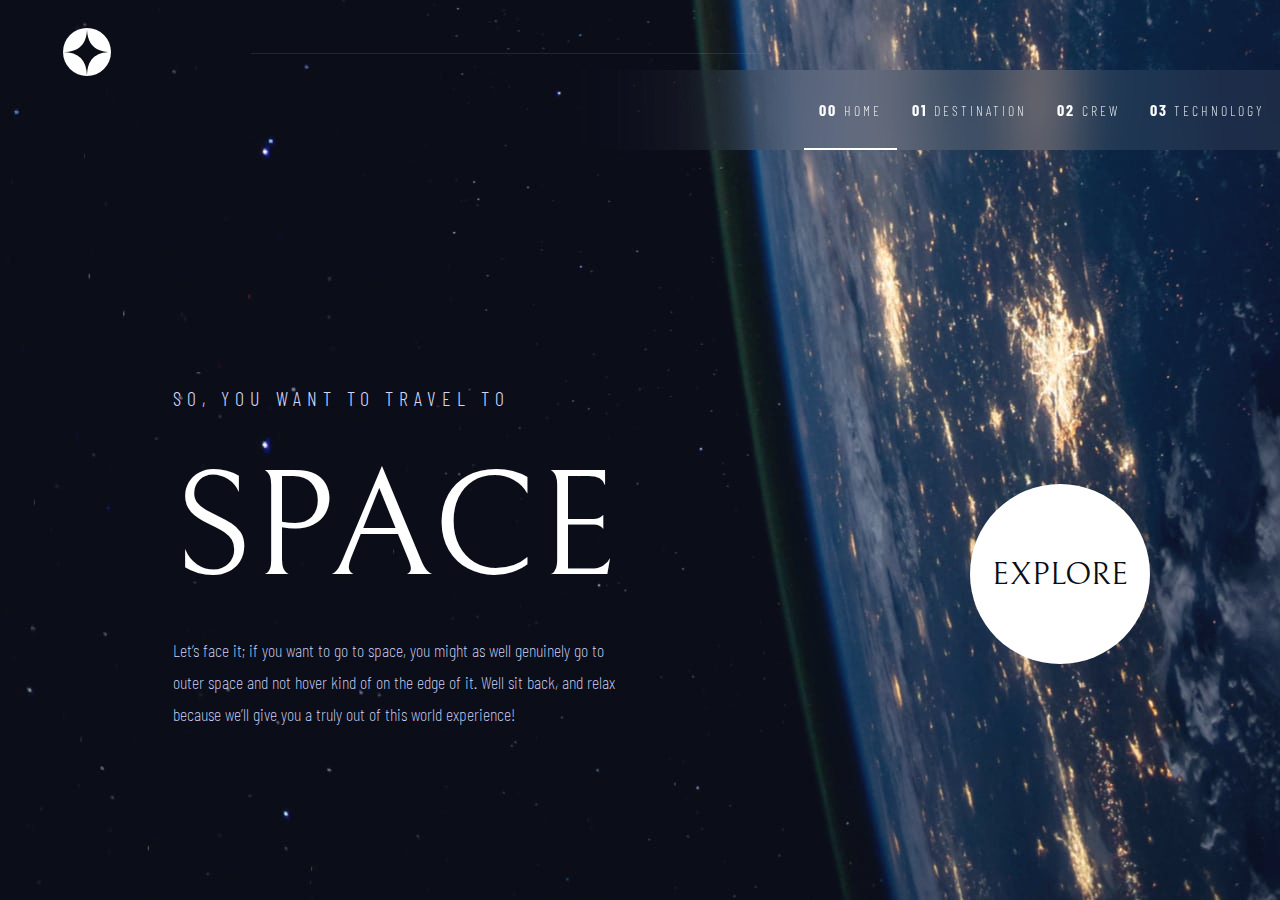
<file: index.html>
<!DOCTYPE html>
<html lang="en">
  <head>
    <meta charset="UTF-8" />
    <meta name="viewport" content="width=device-width, initial-scale=1.0" />
    <title>Frontend Mentor | Space tourism website</title>
    <link rel="icon" type="image/png" sizes="32x32" href="./assets/favicon-32x32.png"/>
    <link rel="stylesheet" href="index.css">
    <link rel="preconnect" href="https://fonts.googleapis.com">
    <link rel="preconnect" href="https://fonts.gstatic.com" crossorigin>
    <link href="https://fonts.googleapis.com/css2?family=Barlow+Condensed:ital,wght@0,100;0,200;0,300;0,400;0,500;0,600;0,700;0,800;0,900;1,100;1,200;1,300;1,400;1,500;1,600;1,700;1,800;1,900&display=swap" rel="stylesheet">
    <link rel="preconnect" href="https://fonts.googleapis.com">
    <link rel="preconnect" href="https://fonts.gstatic.com" crossorigin>
    <link href="https://fonts.googleapis.com/css2?family=Bellefair&display=swap" rel="stylesheet">
  </head>
  <body id="body1">

  <div id="container">
    <!--Icon section-->
    <div id="icon">
      <img src="assets\shared\logo.svg" alt="logo"/>
    </div>
    <!--Navbar Section-->
    <div id="navbar">
      <div id="line">
      </div>
        <ul>
          <li><a href="technology-vehicle.html" class="other"><span class="number">03</span> <span class="text1">TECHNOLOGY</span></a></li>
          <li><a href="crew-commander.html" class="other"><span class="number">02</span> <span class="text1">CREW</span></a></li>
          <li><a href="destination-moon.html" class="other"><span class="number">01</span> <span class="text1">DESTINATION</span></a></li>
          <li><a href="index.html" class="active"><span class="number">00</span> <span class="text1">HOME</span></a></li>
        </ul>
    </div>

  </div>
  <!--Text below the navbar-->
  <span id="text">
    <h5>S0, YOU WANT TO TRAVEL T0 </h5>
    <span id="space"><h1>SPACE</h1></span>
    <p id="p-1">Let’s face it; if you want to go to space,
    you might as well genuinely go to outer space and not hover kind of on the
    edge of it. Well sit back, and relax because we’ll give you a truly out of
    this world experience!</p>
  </span>
  <!--Explore button-->
  <div id="explore">
    <a href="destination-moon.html">EXPLORE</a>
  </div>

  </body>
</html>
</file>
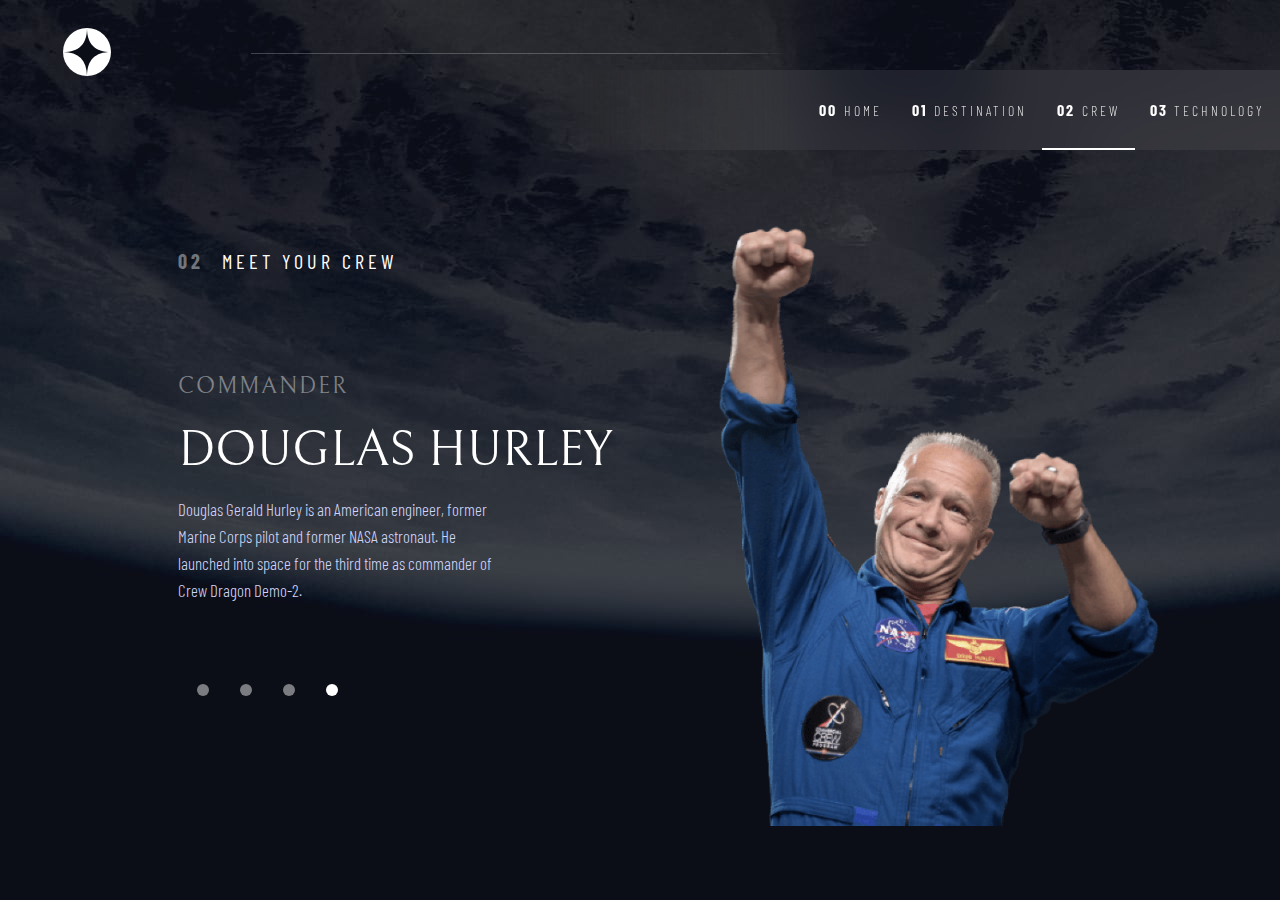
<file: crew-commander.html>
<!DOCTYPE html>
<html lang="en">
  <head>
    <meta charset="UTF-8" />
    <meta name="viewport" content="width=device-width, initial-scale=1.0" />
    <title>Frontend Mentor | Space tourism website</title>
    <link rel="icon" type="image/png" sizes="32x32" href="./assets/favicon-32x32.png"/>
    <link rel="stylesheet" href="crew.css">
    <link rel="preconnect" href="https://fonts.googleapis.com">
    <link rel="preconnect" href="https://fonts.gstatic.com" crossorigin>
    <link href="https://fonts.googleapis.com/css2?family=Barlow+Condensed:ital,wght@0,100;0,200;0,300;0,400;0,500;0,600;0,700;0,800;0,900;1,100;1,200;1,300;1,400;1,500;1,600;1,700;1,800;1,900&display=swap" rel="stylesheet">
    <link rel="preconnect" href="https://fonts.googleapis.com">
    <link rel="preconnect" href="https://fonts.gstatic.com" crossorigin>
    <link href="https://fonts.googleapis.com/css2?family=Bellefair&display=swap" rel="stylesheet">
  </head>
  <body id="body2">
  <main>
  <div id="container">
    <!--Icon section-->
    <div id="icon">
      <img src="assets\shared\logo.svg" alt="logo"/>
    </div>
    <!--Navbar Section-->
    <div id="navbar">
      <div id="line">
      </div>
        <ul>
          <li><a href="technology-vehicle.html" class="other"><span class="number">03</span> <span class="text1">TECHNOLOGY</span></a></li>
          <li><a href="crew-commander.html"  class="active"><span class="number">02</span> <span class="text1">CREW</span></a></li>
          <li><a href="destination-moon.html" class="other"><span class="number">01</span> <span class="text1">DESTINATION</span></a></li>
          <li><a href="index.html" class="other"><span class="number">00</span> <span class="text1">HOME</span></a></li>
        </ul>
    </div>
    <div id="content">
      <span id="text">
        <h5><span class="numbers">02</span> Meet your crew</h5>

        <h3>Commander</h3>
        <span id="space"><h1>Douglas Hurley</h1></span>
        <p id="p-1">Douglas Gerald Hurley is an American engineer, former Marine Corps pilot 
          and former NASA astronaut. He launched into space for the third time as 
          commander of Crew Dragon Demo-2.</p>

        <div id="navbar2">
          <a href="crew-specialist.html"></a>
          <a href="crew-pilot.html" ></a>
          <a href="crew-engineer.html" ></a>
          <a href="crew-commander.html" id="active"></a>
      </div>
      </span>
      
      
      <div id="image">
        <img src="assets/crew/image-douglas-hurley.png" alt="Douglas Hurley" id="commander-image">
      </div>
    </div>
  </div>
</main>
</body>
</html>
</file>
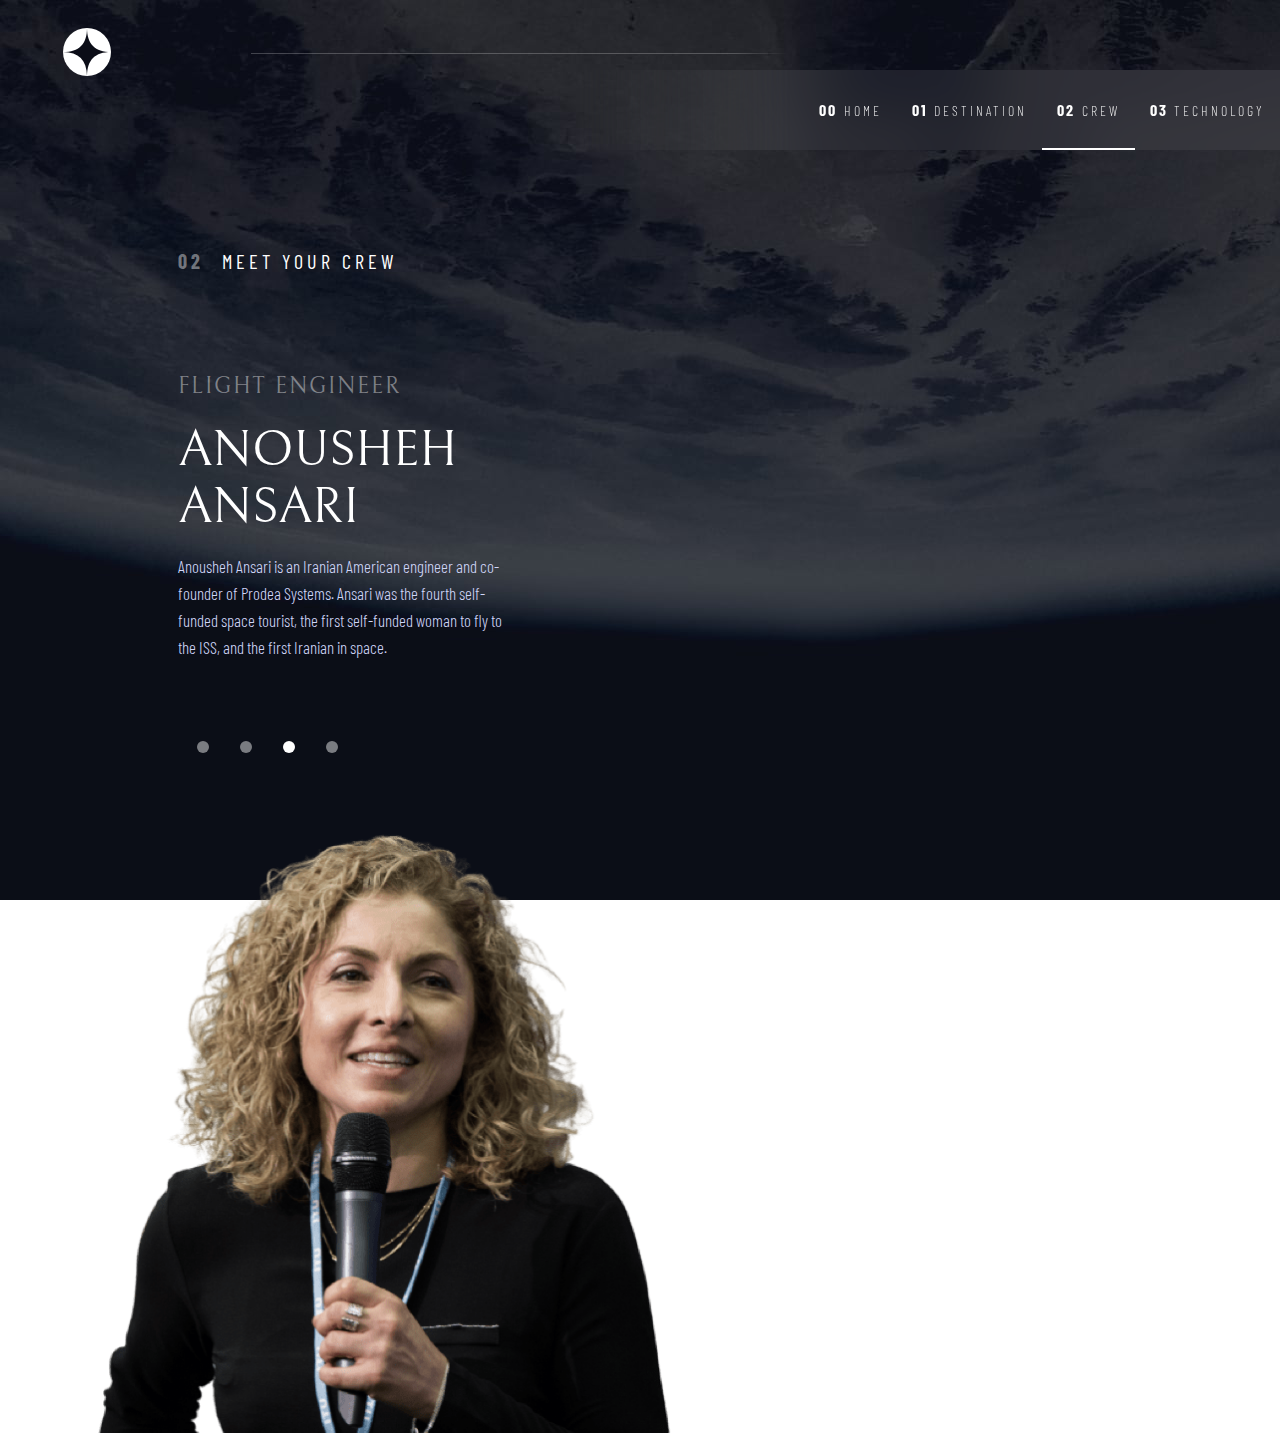
<file: crew-engineer.html>
<!DOCTYPE html>
<html lang="en">
  <head>
    <meta charset="UTF-8" />
    <meta name="viewport" content="width=device-width, initial-scale=1.0" />
    <title>Frontend Mentor | Space tourism website</title>
    <link rel="icon" type="image/png" sizes="32x32" href="./assets/favicon-32x32.png"/>
    <link rel="stylesheet" href="crew.css">
    <link rel="preconnect" href="https://fonts.googleapis.com">
    <link rel="preconnect" href="https://fonts.gstatic.com" crossorigin>
    <link href="https://fonts.googleapis.com/css2?family=Barlow+Condensed:ital,wght@0,100;0,200;0,300;0,400;0,500;0,600;0,700;0,800;0,900;1,100;1,200;1,300;1,400;1,500;1,600;1,700;1,800;1,900&display=swap" rel="stylesheet">
    <link rel="preconnect" href="https://fonts.googleapis.com">
    <link rel="preconnect" href="https://fonts.gstatic.com" crossorigin>
    <link href="https://fonts.googleapis.com/css2?family=Bellefair&display=swap" rel="stylesheet">
  </head>
  <body id="body2">

  <div id="container">
    <!--Icon section-->
    <div id="icon">
      <img src="assets\shared\logo.svg" alt="logo"/>
    </div>
    <!--Navbar Section-->
    <div id="navbar">
      <div id="line">
      </div>
        <ul>
          <li><a href="technology-vehicle.html" class="other"><span class="number">03</span> <span class="text1">TECHNOLOGY</span></a></li>
          <li><a href="crew-commander.html"  class="active"><span class="number">02</span> <span class="text1">CREW</span></a></li>
          <li><a href="destination-moon.html" class="other"><span class="number">01</span> <span class="text1">DESTINATION</span></a></li>
          <li><a href="index.html" class="other"><span class="number">00</span> <span class="text1">HOME</span></a></li>
        </ul>
    </div>
    <div id="content">
      <span id="text">
        <h5><span class="numbers">02</span> Meet your crew</h5>
        <h3>Flight Engineer</h3>
        <span id="space"><h1>Anousheh Ansari</h1></span>
        <p id="p-1">Anousheh Ansari is an Iranian American engineer and co-founder of Prodea Systems. 
          Ansari was the fourth self-funded space tourist, the first self-funded woman to 
          fly to the ISS, and the first Iranian in space. </p>

        <div id="navbar2">
            <a href="crew-specialist.html"></a>
            <a href="crew-pilot.html" ></a>
            <a href="crew-engineer.html" id="active"></a>
            <a href="crew-commander.html" ></a>
        </div>
      </span>
      
      
      <div id="image2">
        <img src="assets/crew/image-anousheh-ansari.png" alt="Anousheh Ansari" id="commander-image">
      </div>
    </div>
  </div>

</body>
</html>
</file>
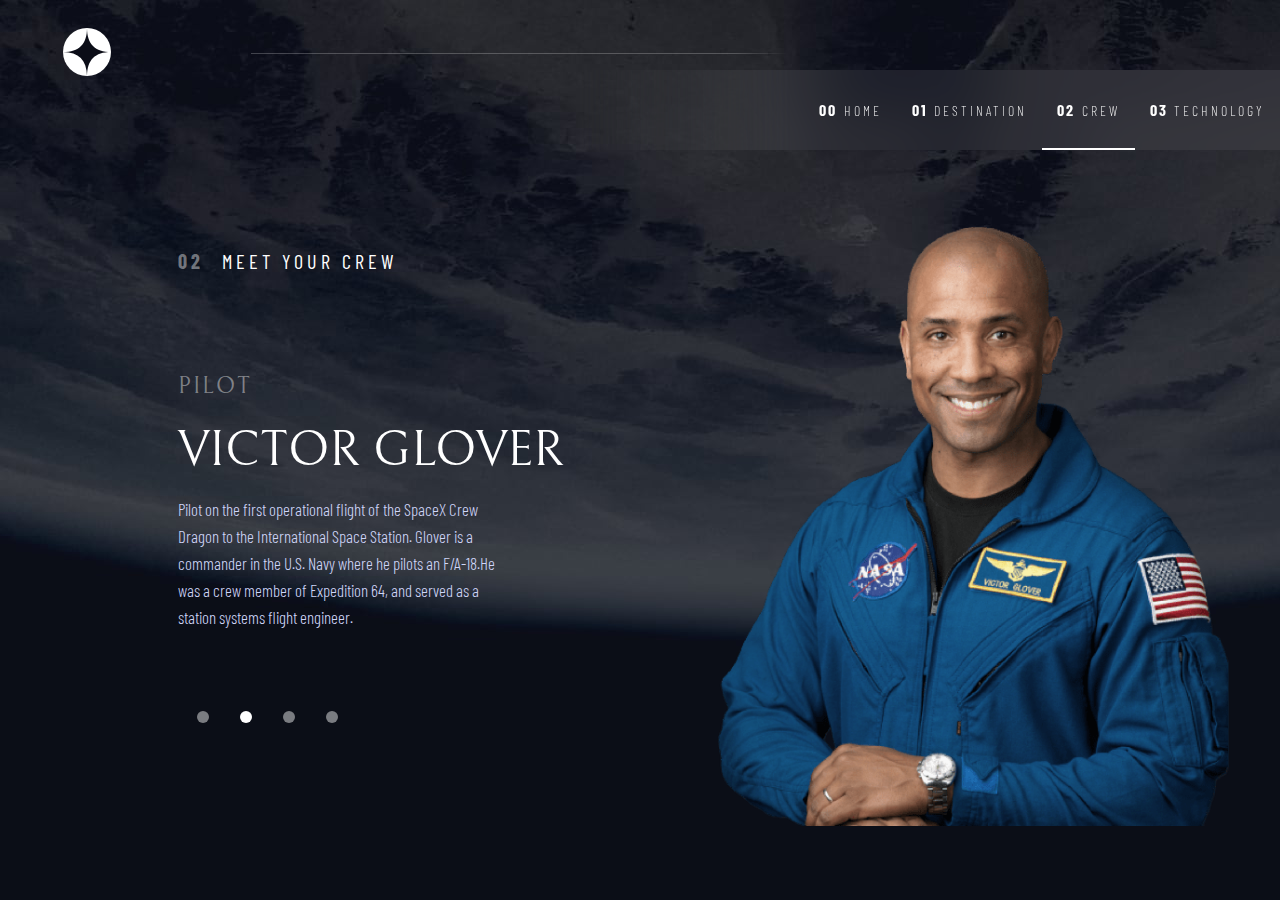
<file: crew-pilot.html>
<!DOCTYPE html>
<html lang="en">
  <head>
    <meta charset="UTF-8" />
    <meta name="viewport" content="width=device-width, initial-scale=1.0" />
    <title>Frontend Mentor | Space tourism website</title>
    <link rel="icon" type="image/png" sizes="32x32" href="./assets/favicon-32x32.png"/>
    <link rel="stylesheet" href="crew.css">
    <link rel="preconnect" href="https://fonts.googleapis.com">
    <link rel="preconnect" href="https://fonts.gstatic.com" crossorigin>
    <link href="https://fonts.googleapis.com/css2?family=Barlow+Condensed:ital,wght@0,100;0,200;0,300;0,400;0,500;0,600;0,700;0,800;0,900;1,100;1,200;1,300;1,400;1,500;1,600;1,700;1,800;1,900&display=swap" rel="stylesheet">
    <link rel="preconnect" href="https://fonts.googleapis.com">
    <link rel="preconnect" href="https://fonts.gstatic.com" crossorigin>
    <link href="https://fonts.googleapis.com/css2?family=Bellefair&display=swap" rel="stylesheet">
  </head>
  <body id="body2">

  <div id="container">
    <!--Icon section-->
    <div id="icon">
      <img src="assets\shared\logo.svg" alt="logo"/>
    </div>
    <!--Navbar Section-->
    <div id="navbar">
      <div id="line">
      </div>
        <ul>
          <li><a href="technology-vehicle.html" class="other"><span class="number">03</span> <span class="text1">TECHNOLOGY</span></a></li>
          <li><a href="crew-commander.html"  class="active"><span class="number">02</span> <span class="text1">CREW</span></a></li>
          <li><a href="destination-moon.html" class="other"><span class="number">01</span> <span class="text1">DESTINATION</span></a></li>
          <li><a href="index.html" class="other"><span class="number">00</span> <span class="text1">HOME</span></a></li>
        </ul>
    </div>
    <div id="content">
      <span id="text">
        <h5><span class="numbers">02</span> Meet your crew</h5>
        <h3>Pilot</h3>
        <span id="space"><h1>Victor Glover</h1></span>
        <p id="p-1">Pilot on the first operational flight of the SpaceX Crew Dragon to the 
          International Space Station. Glover is a commander in the U.S. Navy where 
          he pilots an F/A-18.He was a crew member of Expedition 64, and served as a 
          station systems flight engineer. </p>

        <div id="navbar2">
            <a href="crew-specialist.html"></a>
            <a href="crew-pilot.html" id="active"></a>
            <a href="crew-engineer.html"></a>
            <a href="crew-commander.html" ></a>
        </div>
      </span>

      <div id="image3">
        <img src="assets/crew/image-victor-glover.png" alt="Victor Glover" id="commander-image"/>
      </div>
    </div>
  </div>

</body>
</html>
</file>
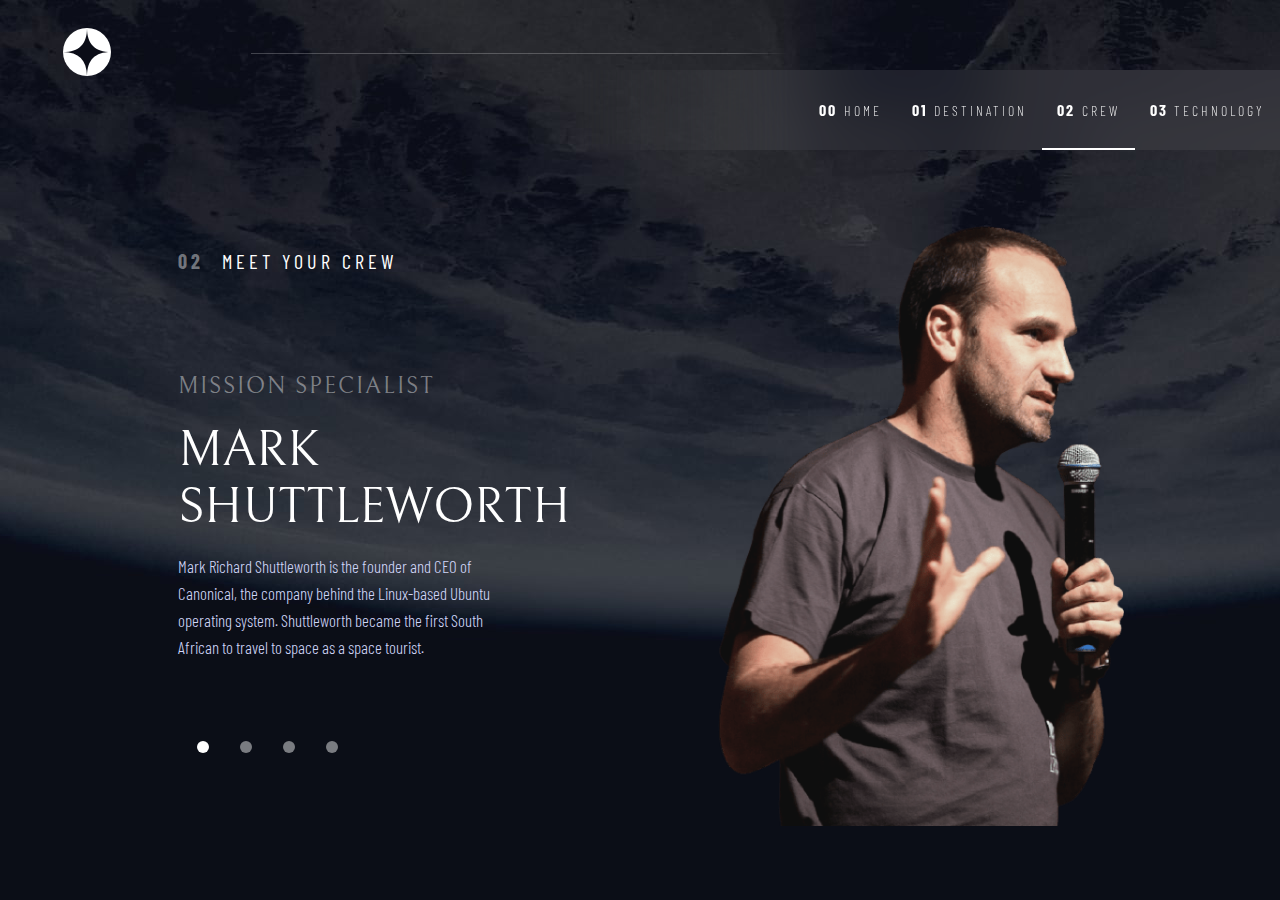
<file: crew-specialist.html>
<!DOCTYPE html>
<html lang="en">
  <head>
    <meta charset="UTF-8" />
    <meta name="viewport" content="width=device-width, initial-scale=1.0" />
    <title>Frontend Mentor | Space tourism website</title>
    <link rel="icon" type="image/png" sizes="32x32" href="./assets/favicon-32x32.png"/>
    <link rel="stylesheet" href="crew.css">
    <link rel="preconnect" href="https://fonts.googleapis.com">
    <link rel="preconnect" href="https://fonts.gstatic.com" crossorigin>
    <link href="https://fonts.googleapis.com/css2?family=Barlow+Condensed:ital,wght@0,100;0,200;0,300;0,400;0,500;0,600;0,700;0,800;0,900;1,100;1,200;1,300;1,400;1,500;1,600;1,700;1,800;1,900&display=swap" rel="stylesheet">
    <link rel="preconnect" href="https://fonts.googleapis.com">
    <link rel="preconnect" href="https://fonts.gstatic.com" crossorigin>
    <link href="https://fonts.googleapis.com/css2?family=Bellefair&display=swap" rel="stylesheet">
  </head>
  <body id="body2">

  <div id="container">
    <!--Icon section-->
    <div id="icon">
      <img src="assets\shared\logo.svg" alt="logo"/>
    </div>
    <!--Navbar Section-->
    <div id="navbar">
      <div id="line">
      </div>
        <ul>
          <li><a href="technology-vehicle.html" class="other"><span class="number">03</span> <span class="text1">TECHNOLOGY</span></a></li>
          <li><a href="crew-commander.html"  class="active"><span class="number">02</span> <span class="text1">CREW</span></a></li>
          <li><a href="destination-moon.html" class="other"><span class="number">01</span> <span class="text1">DESTINATION</span></a></li>
          <li><a href="index.html" class="other"><span class="number">00</span> <span class="text1">HOME</span></a></li>
        </ul>
    </div>
    <div id="content">
      <span id="text">
        <h5><span class="numbers">02</span> Meet your crew</h5>
        <h3>Mission Specialist</h3>
        <span id="space"><h1>Mark Shuttleworth</h1></span>
        <p id="p-1">Mark Richard Shuttleworth is the founder and CEO of Canonical, the company behind 
          the Linux-based Ubuntu operating system. Shuttleworth became the first South African to travel to space as a space tourist.</p>
        
        <div id="navbar2">
            <a href="crew-specialist.html"id="active"></a>
            <a href="crew-pilot.html" ></a>
            <a href="crew-engineer.html" ></a>
            <a href="crew-commander.html" ></a>
        </div>
      </span>
      
      
      <div id="image4">
        <img src="assets/crew/image-mark-shuttleworth.png" alt="Mark Shuttleworth" id="commander-image">
      </div>
    </div>
  </div>

</body>
</html>
</file>
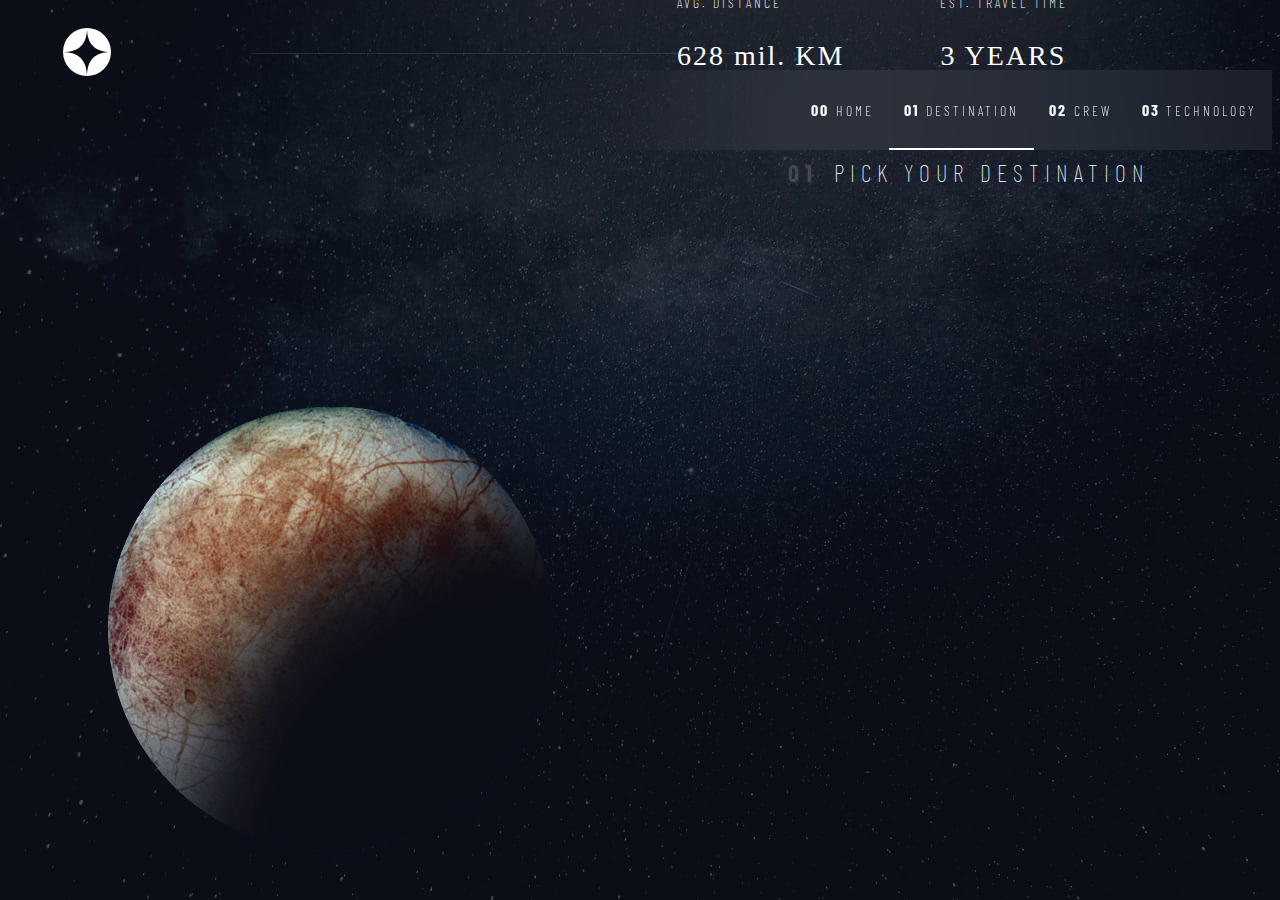
<file: destination-europa.html>
<!DOCTYPE html>
<html lang="en">
<head>
  <meta charset="UTF-8">
  <meta name="viewport" content="width=device-width, initial-scale=1.0">
  <link rel="stylesheet" href="index.css">
  <link rel="icon" type="image/png" sizes="32x32" href="./assets/favicon-32x32.png">
  <link rel="preconnect" href="https://fonts.googleapis.com">
  <link rel="preconnect" href="https://fonts.gstatic.com" crossorigin>
  <link href="https://fonts.googleapis.com/css2?family=Barlow+Condensed:ital,wght@0,100;0,200;0,300;0,400;0,500;0,600;0,700;0,800;0,900;1,100;1,200;1,300;1,400;1,500;1,600;1,700;1,800;1,900&display=swap" rel="stylesheet">
  <link rel="preconnect" href="https://fonts.googleapis.com">
  <link rel="preconnect" href="https://fonts.gstatic.com" crossorigin>
  <link href="https://fonts.googleapis.com/css2?family=Bellefair&display=swap" rel="stylesheet">
  <title>Frontend Mentor | Space tourism website</title>
</head>

<body id="body3">
  <!--Container for the top section-->
  <div id="container">
    <!--Icon section-->
    <div id="icon">
      <img src="assets\shared\logo.svg" alt="logo"/>
    </div>
    <!--Navbar Section-->
    <div id="navbar">
      <div id="line">
      </div>
        <ul>
          <li><a href="technology-vehicle.html"><span class="number">03</span> <span class="text1">TECHNOLOGY</span></a></li>
          <li><a href="crew-commander.html"><span class="number">02</span> <span class="text1">CREW</span></a></li>
          <li><a href="destination-moon.html" class="active"><span class="number">01</span> <span class="text1">DESTINATION</span></a></li>
          <li><a href="index.html"><span class="number">00</span> <span class="text1">HOME</span></a></li>
        </ul>
    </div>

  </div>
  <!--Text below the navbar-->
  <div id="intro-text">
    <span class="number2">01</span><span class="text2">PICK YOUR DESTINATION</span>
  </div>
  <!--Europa image on page-->
  <img src="assets/destination/image-europa.png" id="mymoon" alt="Image of Europa">
  <!--Container for second navbar on page-->
  <div id="contain">
    <div id="navbar2">
      <ul>
        <li><a href="destination-titan.html"><span class="text1">TITAN</span></a></li>
        <li><a href="destination-europa.html"class="active"><span class="text1">EUROPA</span></a></li>
        <li><a href="destination-mars.html" ><span class="text1">MARS</span></a></li>
        <li><a href="destination-moon.html"><span class="text1">MOON</span></a></li>
      </ul>
    </div>
    <!--Big text on page-->
    <h1>EUROPA</h1>

    <span id="text3">The smallest of the four Galilean moons orbiting Jupiter, Europa is a 
   winter lover’s dream. With an icy surface, it’s perfect for a bit of 
   ice skating, curling, hockey, or simple relaxation in your snug 
    wintery cabin.</span>
    <div id="line2"></div>
      <!--Contianer for grided items at the bottom-->
    <div id="contain2">
      <div class="contain-items">
        <span class="text4">AVG. DISTANCE</span>
        <p id="p-2">628 mil. KM</p>
      </div>
  

      <div class="contain-items">
        <span class="text4">EST. TRAVEL TIME</span>
        <p id="p-2">3 YEARS</p>
    </div>
  </div>
</body>
</html>
</file>
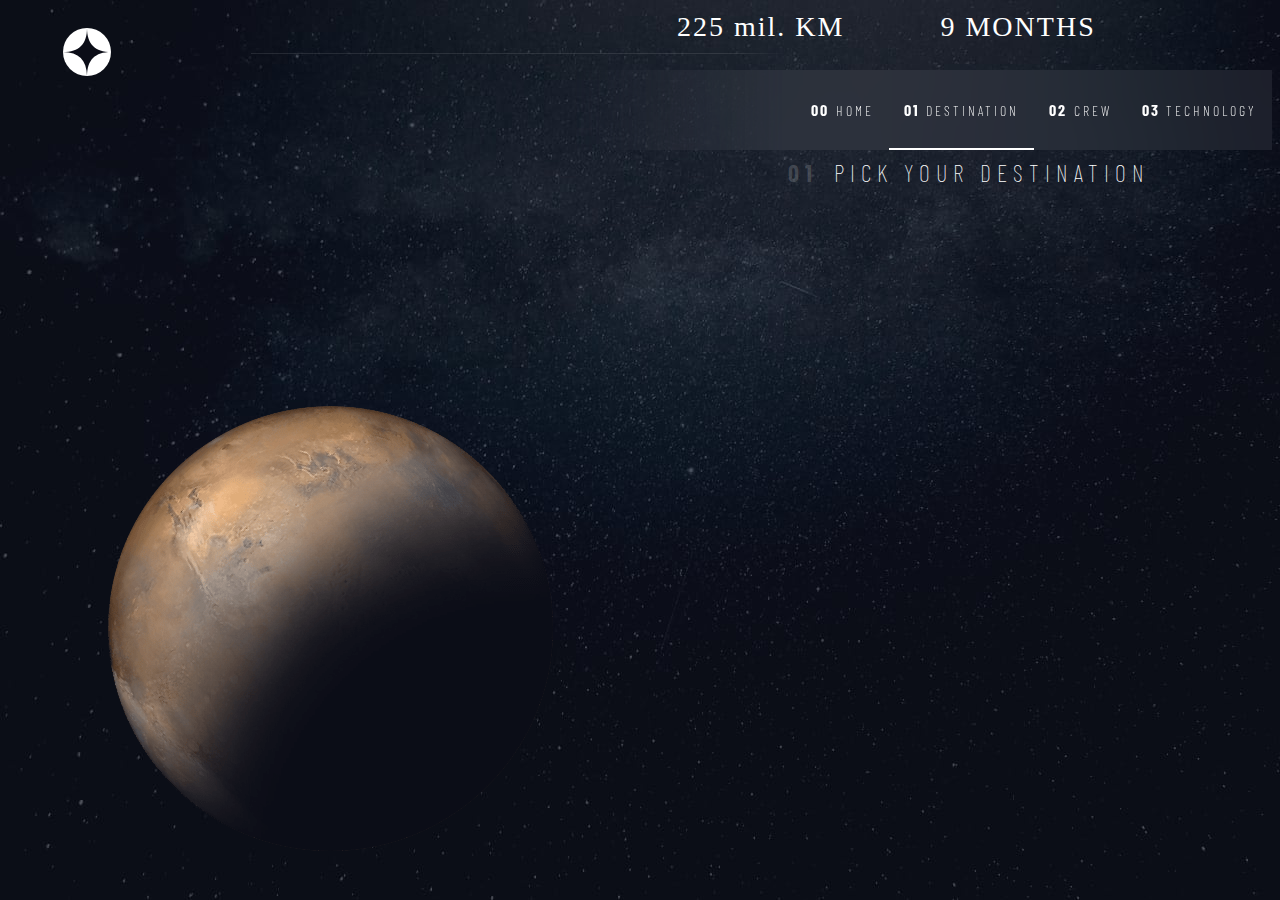
<file: destination-mars.html>
<!DOCTYPE html>
<html lang="en">
<head>
  <meta charset="UTF-8">
  <meta name="viewport" content="width=device-width, initial-scale=1.0">
  <link rel="stylesheet" href="index.css">
  <link rel="icon" type="image/png" sizes="32x32" href="./assets/favicon-32x32.png">
  <link rel="preconnect" href="https://fonts.googleapis.com">
  <link rel="preconnect" href="https://fonts.gstatic.com" crossorigin>
  <link href="https://fonts.googleapis.com/css2?family=Barlow+Condensed:ital,wght@0,100;0,200;0,300;0,400;0,500;0,600;0,700;0,800;0,900;1,100;1,200;1,300;1,400;1,500;1,600;1,700;1,800;1,900&display=swap" rel="stylesheet">
  <link rel="preconnect" href="https://fonts.googleapis.com">
  <link rel="preconnect" href="https://fonts.gstatic.com" crossorigin>
  <link href="https://fonts.googleapis.com/css2?family=Bellefair&display=swap" rel="stylesheet">
  <title>Frontend Mentor | Space tourism website</title>
</head>

<body id="body3">
  <!--Container for the top section-->
  <div id="container">
    <!--Icon section-->
    <div id="icon">
      <img src="assets\shared\logo.svg" alt="logo"/>
    </div>
    <!--Navbar Section-->
    <div id="navbar">
      <div id="line">
      </div>
        <ul>
          <li><a href="technology-vehicle.html"><span class="number">03</span> <span class="text1">TECHNOLOGY</span></a></li>
          <li><a href="crew-commander.html"><span class="number">02</span> <span class="text1">CREW</span></a></li>
          <li><a href="destination-moon.html" class="active"><span class="number">01</span> <span class="text1">DESTINATION</span></a></li>
          <li><a href="index.html"><span class="number">00</span> <span class="text1">HOME</span></a></li>
        </ul>
    </div>

  </div>
  <!--Text below the navbar-->
  <div id="intro-text">
    <span class="number2">01</span><span class="text2">PICK YOUR DESTINATION</span>
  </div>
  <!--Mars image on page-->
  <img src="assets/destination/image-mars.png" id="mymoon" alt="Image of Moon">
  <!--Container for second navbar on page-->
  <div id="contain">
    <div id="navbar2">
      <ul>
        <li><a href="destination-titan.html"><span class="text1">TITAN</span></a></li>
        <li><a href="destination-europa.html"><span class="text1">EUROPA</span></a></li>
        <li><a href="destination-mars.html" class="active"><span class="text1">MARS</span></a></li>
        <li><a href="destination-moon.html"><span class="text1">MOON</span></a></li>
      </ul>
    </div>
    <!--Big text on page-->
    <h1>MARS</h1>

    <span id="text3">Don’t forget to pack your hiking boots. You’ll need them to tackle Olympus Mons, 
    the tallest planetary mountain in our solar system. It’s two and a half times 
    the size of Everest!</span>
    <div id="line2"></div>
      <!--Contianer for grided items at the bottom-->
    <div id="contain2">
      <div class="contain-items">
        <span class="text4">AVG. DISTANCE</span>
        <p id="p-2">225 mil. KM</p>
      </div>
  

      <div class="contain-items">
        <span class="text4">EST. TRAVEL TIME</span>
        <p id="p-2">9 MONTHS</p>
    </div>
  </div>

</body>
</html>
</file>
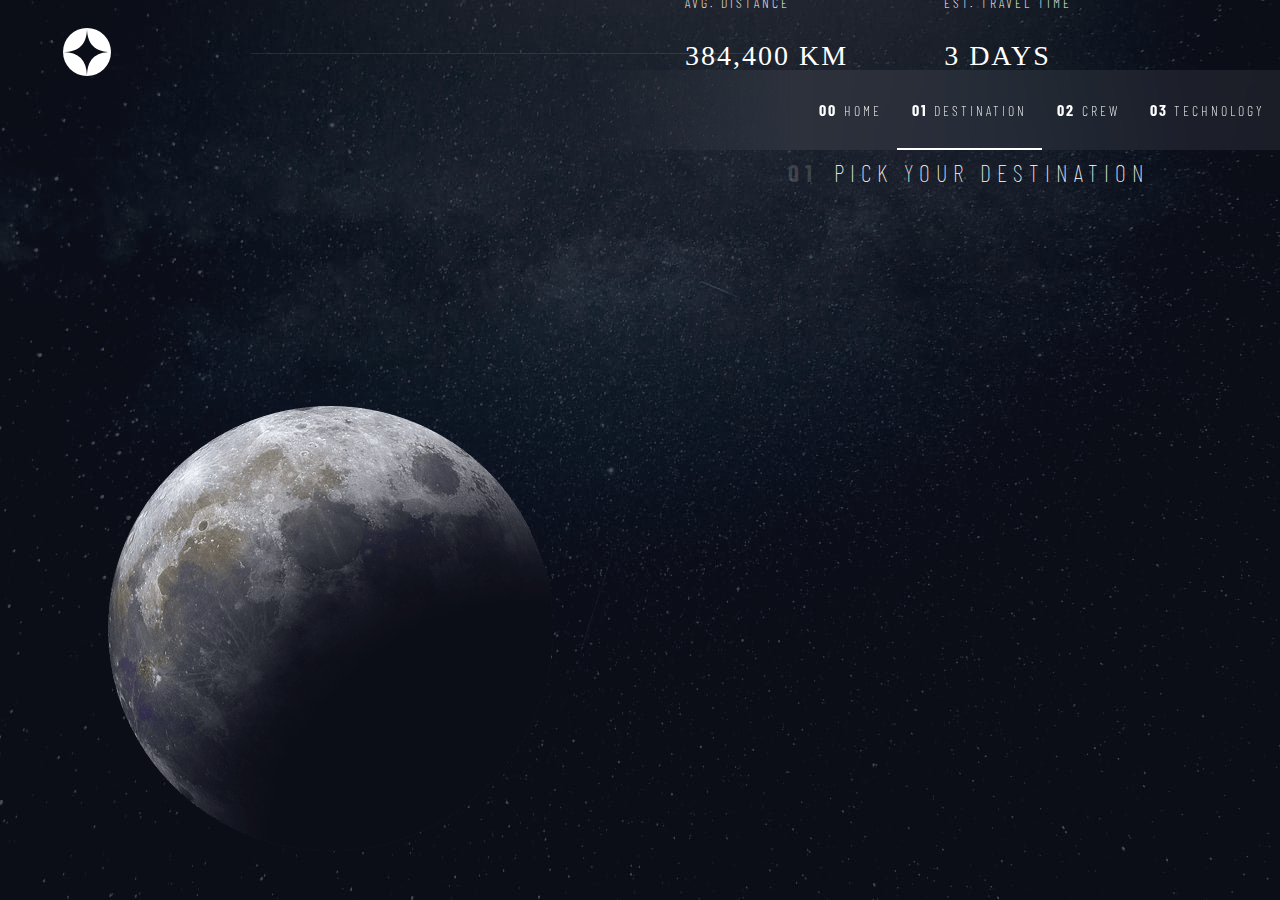
<file: destination-moon.html>
<!DOCTYPE html>
<html lang="en">
<head>
  <meta charset="UTF-8">
  <meta name="viewport" content="width=device-width, initial-scale=1.0">
  <link rel="stylesheet" href="index.css">
  <link rel="icon" type="image/png" sizes="32x32" href="./assets/favicon-32x32.png">
  <link rel="preconnect" href="https://fonts.googleapis.com">
  <link rel="preconnect" href="https://fonts.gstatic.com" crossorigin>
  <link href="https://fonts.googleapis.com/css2?family=Barlow+Condensed:ital,wght@0,100;0,200;0,300;0,400;0,500;0,600;0,700;0,800;0,900;1,100;1,200;1,300;1,400;1,500;1,600;1,700;1,800;1,900&display=swap" rel="stylesheet">
  <link rel="preconnect" href="https://fonts.googleapis.com">
  <link rel="preconnect" href="https://fonts.gstatic.com" crossorigin>
  <link href="https://fonts.googleapis.com/css2?family=Bellefair&display=swap" rel="stylesheet">
  <title>Frontend Mentor | Space tourism website</title>
</head>

<body id="body2">
  <!--Container for the top section-->
  <div id="container">
    <!--Icon section-->
    <div id="icon">
      <img src="assets\shared\logo.svg" alt="logo"/>
    </div>
    <!--Navbar Section-->
    <div id="navbar">
      <div id="line">
      </div>
        <ul>
          <li><a href="technology-vehicle.html"><span class="number">03</span> <span class="text1">TECHNOLOGY</span></a></li>
          <li><a href="crew-commander.html"><span class="number">02</span> <span class="text1">CREW</span></a></li>
          <li><a href="destination-moon.html" class="active"><span class="number">01</span> <span class="text1">DESTINATION</span></a></li>
          <li><a href="index.html"><span class="number">00</span> <span class="text1">HOME</span></a></li>
        </ul>
    </div>

  </div>
  <!--Text below the navbar-->
  <div id="intro-text">
    <span class="number2">01</span><span class="text2">PICK YOUR DESTINATION</span>
  </div>
  <!--Moon image on page-->
  <img src="assets/destination/image-moon.png" id="mymoon" alt="image of moon">
  <!--Container for second navbar on page-->
  <div id="contain">
    <div id="navbar2">
      <ul>
        <li><a href="destination-titan.html"><span class="text1">TITAN</span></a></li>
        <li><a href="destination-europa.html"><span class="text1">EUROPA</span></a></li>
        <li><a href="destination-mars.html"><span class="text1">MARS</span></a></li>
        <li><a href="destination-moon.html" class="active"><span class="text1">MOON</span></a></li>
      </ul>
    </div>
    <!--Big text on page-->
    <h1>MOON</h1>
    <!--Text paragraph on page-->
    <span id="text3">See our planet as you’ve never seen it before. A perfect relaxing trip away to help 
    regain perspective and come back refreshed. While you’re there, take in some history 
    by visiting the Luna 2 and Apollo 11 landing sites.</span>
    <!---->
    <div id="line2"></div>

      <!--Contianer for grided items at the bottom-->
    <div id="contain2">
      <div class="contain-items">
        <span class="text4">AVG. DISTANCE</span>
        <p id="p-2">384,400 KM</p>
      </div>

      <div class="contain-items">
        <span class="text4">EST. TRAVEL TIME</span>
        <p id="p-2">3 DAYS</p>
      </div>
    </div>
  </div>
    





  

</body>
</html>
</file>
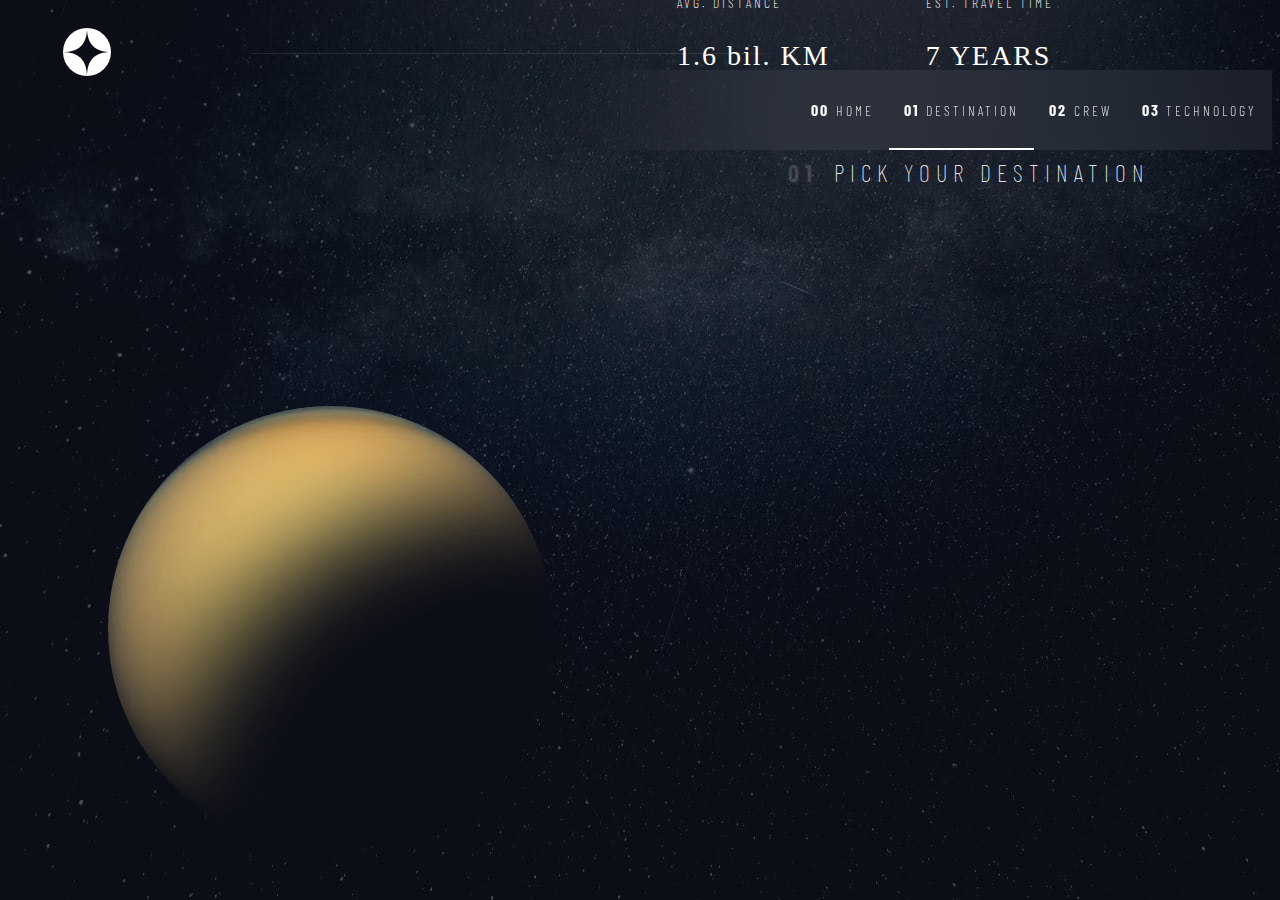
<file: destination-titan.html>
<!DOCTYPE html>
<html lang="en">
<head>
  <meta charset="UTF-8">
  <meta name="viewport" content="width=device-width, initial-scale=1.0">
  <link rel="stylesheet" href="index.css">
  <link rel="icon" type="image/png" sizes="32x32" href="./assets/favicon-32x32.png">
  <link rel="preconnect" href="https://fonts.googleapis.com">
  <link rel="preconnect" href="https://fonts.gstatic.com" crossorigin>
  <link href="https://fonts.googleapis.com/css2?family=Barlow+Condensed:ital,wght@0,100;0,200;0,300;0,400;0,500;0,600;0,700;0,800;0,900;1,100;1,200;1,300;1,400;1,500;1,600;1,700;1,800;1,900&display=swap" rel="stylesheet">
  <link rel="preconnect" href="https://fonts.googleapis.com">
  <link rel="preconnect" href="https://fonts.gstatic.com" crossorigin>
  <link href="https://fonts.googleapis.com/css2?family=Bellefair&display=swap" rel="stylesheet">
  <title>Frontend Mentor | Space tourism website</title>
</head>
<body id="body4">
<!--Container for the top section-->
  <div id="container">
    <!--Icon section-->
    <div id="icon">
      <img src="assets\shared\logo.svg" alt="logo"/>
    </div>
    <!--Navbar Section-->
    <div id="navbar">
      <div id="line">
      </div>
        <ul>
          <li><a href="technology-vehicle.html"><span class="number">03</span> <span class="text1">TECHNOLOGY</span></a></li>
          <li><a href="crew-commander.html"><span class="number">02</span> <span class="text1">CREW</span></a></li>
          <li><a href="destination-moon.html" class="active"><span class="number">01</span> <span class="text1">DESTINATION</span></a></li>
          <li><a href="index.html"><span class="number">00</span> <span class="text1">HOME</span></a></li>
        </ul>
    </div>

  </div>
  <!--Text below the navbar-->
  <div id="intro-text">
    <span class="number2">01</span><span class="text2">PICK YOUR DESTINATION</span>
  </div>
  <!--Mars image on page-->
  <img src="assets/destination/image-titan.png" id="mymoon" alt="Image of Titan">
  <!--Container for second navbar on page-->
  <div id="contain">
    <div id="navbar2">
      <ul>
        <li><a href="destination-titan.html" class="active"><span class="text1">TITAN</span></a></li>
        <li><a href="destination-europa.html"><span class="text1">EUROPA</span></a></li>
        <li><a href="destination-mars.html"><span class="text1">MARS</span></a></li>
        <li><a href="destination-moon.html"><span class="text1">MOON</span></a></li>
      </ul>
    </div>
    <!--Big text on page-->
    <h1>TITAN</h1>

    <span id="text3">The only moon known to have a dense atmosphere other than Earth, Titan 
    is a home away from home (just a few hundred degrees colder!). As a 
    bonus, you get striking views of the Rings of Saturn.</span>
    <div id="line2"></div>
      <!--Contianer for grided items at the bottom-->
    <div id="contain2">
      <div class="contain-items">
        <span class="text4">AVG. DISTANCE</span>
        <p id="p-2">1.6 bil. KM</p>
      </div>
  

      <div class="contain-items">
        <span class="text4">EST. TRAVEL TIME</span>
        <p id="p-2">7 YEARS</p>
    </div>
  </div>
</body>
</html>
</file>
<file: index.css>
/*Icon image*/
#icon { 
  display: inline;
  float: left;
  margin-left: 55px;
  padding-top: 20px;
}
/*Line between icon and navbar*/
#line { 
  width: 537px;
  height: 0.9px;
  background-color: rgba(255, 255, 255, 0.1) ;
  margin-left: 140px;
  margin-top: 45px;
  float: left;
  -webkit-mask-image: linear-gradient( to right, black 90%, transparent 100%);
  mask-image: linear-gradient( to right, black 90%, transparent 100%);
}
/*Navbar links*/
#navbar a { 
  font-family: "Barlow", sans-serif;
  text-decoration: none;
  white-space: nowrap;
  overflow: hidden;
  color: white;
  display: inline;
  text-align: center;
  padding: 29px 15px;
  font-size: 16px;
  letter-spacing: 2px;
}
/*Navbar links hover and active*/
#navbar a:hover,
a.active { 
  border-bottom: 3px solid rgba(255, 255, 255, 0.518);
}
/*Navbar unordered list*/
#navbar ul { 
  list-style-type: none;
  padding: 30px 0px;
  overflow: hidden;
  background-color: rgba(255, 255, 255, 0.068);
  width: 700px;
  float: right;
  backdrop-filter: blur(30px);
  -webkit-mask-image: linear-gradient( to left, black 70%, transparent 100%);
  mask-image: linear-gradient( to left, black 70%, transparent 100%);
}
/*Navbar list items*/
#navbar li { 
  float: right;
  position: relative;
}
/*Navbar text*/
#navbar .text { 
  font-size: 16px;
  display: inline-block;
  font-weight: lighter;
}
/*Number in navbar*/
.number { 
  font-weight: bold;
  font-family: "barlow condensed", sans-serif;
}
/*Navbar text with number*/
.text1, .text4 {  
  font-weight: lighter;
  font-size: 14px;
  letter-spacing: 3px;
  font-family: "barlow condensed", sans-serif;
  font-weight: 200;
  color: white;
}
/*main text section on index page*/
#text { 
  float: left;
  width: 450px;
  margin-left: 165px;
  margin-top: 187px;
}
/*Main title on pages*/
h1 { 
  font-family: "Bellefair", serif;
  font-weight: 400;
  font-size: 150px;
  font-style: normal;
  color: white;
  margin: 0;
}
/*Text after main title on index page*/
h5 { 
  font-size: 20px;
  letter-spacing: 6px;
  color: #d0d6f9;
  font-family: "barlow condensed", sans-serif;
  font-weight: light;
  font-weight: 300;
}
/*Text paragraph on index page*/
#p-1 { 
  font-family: "Barlow condensed", sans-serif;
  font-weight: 200;
  font-size: 18px;
  line-height: 32px;
  max-width: 450px;
  color: #d0d6f9;
  margin-bottom: 60px;
}
/*Button on index page*/
#explore { 
  font-family: "Bellefair", serif;
  font-weight: 400;
  font-style: normal;
  background-color: white;
  color: #0b0d17;
  border: none;
  border-radius: 50%;
  width: 180px;
  height: 180px;
  font-size: 32px;
  cursor: pointer;
  transition: box-shadow 0.3s ease;
  float: right;
  margin-right: 130px;
  margin-top: 25%;
}
#explore a{
  text-decoration: none;
  color: #0b0d17;
  text-align: center;
  display: inline-block;
  width: 100%;
  margin-top: 72px ;
}

#explore:hover { 
  box-shadow: 0 0 0 50px rgba(255, 255, 255, 0.223);
  background-color: rgb(243, 233, 243);
}
/*Body of index page*/
#body1 {
  background: url(assets/home/background-home-desktop.jpg) no-repeat center
    center fixed;
  margin-right: 0px;
  background-size: cover;
  background-position: center;
}


/*Title: Destination Moon*/

/*Links on destination page*/
#navbar2 a { 
  font-family: "Barlow", sans-serif;
  text-decoration: none;
  color: white;
  display: inline;
  text-align: center;
  padding: 15px;
  font-size: 16px;
  letter-spacing: 2px;
}
/*Navbar on destination page*/
#navbar2 { 
  float: right;
}
/*Hover effect on navbar links in destination page*/
#navbar2 a:hover,
a.active { 
  border-bottom: 3px solid white;
}
/*Navbar list on destination page*/
#navbar2 ul { 
  list-style-type: none;
  padding: 20px;
  overflow: hidden;
  width: 700px;
  float: right;
}
/*Navbar list items on destination page*/
#navbar2 li { 
  float: right;
  position: relative;
}
/*Navbar text on destination page*/
#navbar2 .text { 
  font-size: 16px;
  display: inline-block;
  font-weight: lighter;
}
/*Number on destination page*/
.number2 { 
  font-size: 20px;
  font-family: "barlow condensed", sans-serif;
  font-weight: bold;
  letter-spacing: 6px;
  color: rgba(255, 255, 255, 0.169);
  font-size: 1.5rem;
  margin-right: 1rem;
}
/* pick your destination text on destination page*/
.text2{ 
  font-size: 24px;
  font-family: "barlow condensed", sans-serif;
  font-weight: 400;
  color: rgb(255, 255, 255);
  font-weight: lighter;
  letter-spacing: 6px;
}
/*Paragraph items in contain2 div*/
 #p-2{ 
  font-size: 28px;
  color: rgb(255, 255, 255);
  font-weight: lighter 200;
  letter-spacing: 2px; 
 }
 /*Text paragraph on destination page*/
#text3 { 
  font-family: "barlow condensed", sans-serif;
  font-weight: 100;
  letter-spacing: 1.8px;
  line-height: 1.8;
  color: white;
}
/*Line on destination page*/
#line2 { 
  width: 445px;
  height: 1px;
  background-color: rgba(255, 255, 255, 0.1) ;
  margin-top: 70px;
  margin-bottom: 30px;
}
/*Moon image on destination page*/
#mymoon { 
  margin-top: 240px;
  margin-right: 50px;
  margin-left: 100px;
  width: 445px;
  padding-top: 0px;
}
/*Second navbar on destination page*/
#contain { 
  width: 445px;
  height: 272px;
  float: right;
  margin-right: 150px;
  margin-top: -650px;
}
/*Section for grided items at the bottom*/
#contain2{ 
  display: flex;
  gap: 6rem;
}
/*Body of the destination moon page*/
#body2 { 
  background: url(assets/destination/background-destination-desktop.jpg)
    no-repeat center center fixed;
  margin-right: 0px;
  background-size: cover;
  background-position: center;
}
#intro-text{
  display: inline-block;
  transform: translateY(150px);
}
/*Title: Destination Mars*/
#body3{
  background: url(assets/destination/background-destination-desktop.jpg);
}
/*Title: Destination Europa*/
#body4{
  background: url(assets/destination/background-destination-desktop.jpg);
} 
@media screen and (max-width: 768px) {
  :root {
    font-size: 14px;
  }
}
 
@media (max-width: 1024px) {
  #body2 {
    background: url(assets/crew/background-crew-tablet.jpg) no-repeat ;
    background-position: center;
    background-size: cover;
    max-width: 1024px;
  }
  
  #line {
    height: 0px;
    margin-left: 50px ;
  }
  #navbar ul {
    width: 500px;
    margin-top: -55px;
    margin-right: 0px;
    backdrop-filter: blur(30px);
    -webkit-mask-image: linear-gradient( to left , black 100%, transparent 100%);
    mask-image: linear-gradient( to left, black 100%, transparent 100%);
  }

  #navbar a{
    padding: 29px 15px;
  }
  #text {
    margin-left: 100px;
  }

  #space {
    align-self: center;
    text-align: center;
  }

  h1 {
    align-self: center;
    text-align: center;
  }

  h3 {
    margin-left: 0px;
    text-align: center;
  }

  #icon {
    margin-top: -10px;
    margin-left: 6px;
  }
  h5 {
    text-align: center;
    margin-left: 40px;
    margin-right: 0px;
    margin-top: 0px;
  }
  p {
    margin-left: 33px;
    margin-right: 20px;
    align-items: center;
    text-align: center;
  }

  #navbar2 {
    margin-top: -30px;
    margin-left: 130px;
    margin-right: 170px;
  }
  #explore {
    margin-right: 240px;
    margin-top: 25px;
    margin-bottom: 20px;
  }

  #image img {
    padding-left: 10px;
    margin-left: 200px; ;
    margin-right: 50px;
    margin-top: 20px;
    margin-bottom: -12px;
    height: 500px;
  }
  #image2 img {
    padding-left: 10px;
    margin-left: 120px; ;
    margin-right: 50px;
    margin-top: 20px;
    margin-bottom: -12px;
    height: 500px;
  }
  #image3 img {
    padding-left: 10px;
    margin-left: 140px; ;
    margin-right: 50px;
    margin-top: 20px;
    margin-bottom: -12px;
    height: 500px;
  }
  #image4 img {
    padding-left: 10px;
    margin-left: 160px; ;
    margin-right: 50px;
    margin-top: 20px;
    margin-bottom: -12px;
    height: 500px;
  }
}
</file>
<file: crew.css>
#icon { 
  display: inline;
  float: left;
  margin-left: 55px;
  padding-top: 20px;
}
/*Line between icon and navbar*/
#line { 
  width: 537px;
  height: 0.99px;
  background-color: rgba(255, 255, 255, 0.225) ;
  margin-left: 140px;
  margin-top: 45px;
  float: left;
  -webkit-mask-image: linear-gradient( to right, black 90%, transparent 100%);
  mask-image: linear-gradient( to right, black 90%, transparent 100%);
  margin-right: auto;
}
/*Navbar links*/
#navbar a { 
  font-family: "Barlow", sans-serif;
  text-decoration: none;
  white-space: nowrap;
  overflow: hidden;
  color: white;
  display: inline;
  text-align: center;
  padding: 29px 15px;
  font-size: 16px;
  letter-spacing: 2px;
}
/*Navbar links hover and active*/
#navbar .active{
  border-bottom: 3px solid rgb(255, 255, 255);
}
#navbar .other:hover { 
  border-bottom: 3px solid rgba(255, 255, 255, 0.342);
}
/*Navbar unordered list*/
#navbar ul { 
  list-style-type: none;
  padding: 30px 0px;
  background-color: rgba(255, 255, 255, 0.068);
  width: 700px;
  float: right;
  backdrop-filter: blur(30px);
  -webkit-mask-image: linear-gradient( to left, black 70%, transparent 100%);
  mask-image: linear-gradient( to left, black 70%, transparent 100%);
}
/*Navbar list items*/
#navbar li { 
  float: right;
  position: relative;
}
/*Navbar text*/
#navbar .text { 
  font-size: 16px;
  display: inline-block;
  font-weight: lighter;
}
/*Number in navbar*/
.number { 
  font-weight: bold;
  font-family: "barlow condensed", sans-serif;
}
/*Navbar text with number*/
.text1, .text4 {  
  font-weight: lighter;
  font-size: 14px;
  letter-spacing: 3px;
  font-family: "barlow condensed", sans-serif;
  font-weight: 200;
  color: white;
}

#navbar2 {
  display: flex;
  justify-content: space-between;
  align-items: center;
  position: relative;
  margin-left: 19px;
  margin-right: 290px;
  padding: 20px 00px;
}
#navbar2 a{
  height: 12px;
  width: 12px;
  background-color: rgba(255, 255, 255, 0.46);
  border-radius: 50%;
}
#navbar2 a:hover {
  background-color: rgba(255, 255, 255, 0.432);
  transition: background-color 0.3s ease-in-out;
}

#navbar2 #active {
  background-color: rgb(255, 255, 255);
}


#body2 {
  background: url(assets/crew/background-crew-desktop.jpg) no-repeat center
    center fixed;
  margin-right: 0px;
  background-size: cover;
  background-position: center;
}

#text { 
  float: left;
  width: 450px;
  margin-left: 170px;
  margin-top: 50px;
}
/*Main title on pages*/
h1 { 
  font-family: "Bellefair", serif;
  font-weight: 400;
  font-size: 50px;
  font-style: normal;
  text-transform: uppercase;
  color: white;
  margin: 0;
}
/*Text after main title on index page*/
h5 {
  font-size: 20px;
  letter-spacing: 4px;
  color: #ffffff;
  font-family: "barlow condensed", sans-serif;
  font-weight: 400;
  text-transform: uppercase;
  margin-left: auto;

}

h3 { 
  font-size: 23px;
  letter-spacing: 2px;
  text-transform: uppercase;
  color: #ffffff6e;
  font-family: "Bellefair", serif;
  font-weight: 300;
  margin-top: 100px;
}

.numbers {
  font-weight: bold;
  font-family: "barlow condensed", sans-serif;
  font-size: 20px;
  color: #ffffff6e;
  margin-right: 10px;
}
/*Text paragraph on index page*/
#p-1 { 
  font-family: "Barlow condensed", sans-serif;
  font-weight: 300;
  font-size: 17px;
  line-height: 27px;
  max-width: 330px;
  color: #d0d6f9;
  margin-bottom: 60px;
}

#image img {
  height: 600px;
  flex: right;
  margin-top: 60px;
  margin-bottom: -25px;
  margin-left: 90px;
}

#image2 img{
  height: 600px;
  flex: right;
  margin-top: 60px;
  margin-bottom: -25px;
  margin-left: 90px;
}

#image3 img{
  height: 600px;
  flex: right;
  margin-top: 60px;
  margin-bottom: -25px;
  margin-left: 90px;
}
#image4 img{
  height: 600px;
  flex: right;
  margin-top: 60px;
  margin-bottom: -25px;
  margin-left: 90px;
}
@media (max-width: 1024px) {
  #body2 {
    background: url(assets/crew/background-crew-tablet.jpg) no-repeat ;
    background-position: center;
    background-size: cover;
    max-width: 1024px;
  }
  
  #line {
    height: 0px;
    margin-left: 50px ;
  }
  #navbar ul {
    width: 500px;
    margin-top: -55px;
    margin-right: 0px;
    backdrop-filter: blur(30px);
    -webkit-mask-image: linear-gradient( to left , black 100%, transparent 100%);
    mask-image: linear-gradient( to left, black 100%, transparent 100%);
  }

  #navbar a{
    padding: 29px 15px;
  }

  #space {
    align-self: center;
    text-align: center;
  }

  h3 {
    margin-left: 0px;
    text-align: center;
  }

  #icon {
    margin-top: -10px;
    margin-left: 6px;
  }
  h5 {
    margin-left: -150px;
    margin-top: 0px;
  }
  p {
    margin-left: 50px;
    align-items: center;
    text-align: center;
  }

  #navbar2 {
    margin-top: -30px;
    margin-left: 130px;
    margin-right: 170px;
  }

  #image img {
    padding-left: 10px;
    margin-left: 200px; ;
    margin-right: 50px;
    margin-top: 20px;
    margin-bottom: -12px;
    height: 500px;
  }
  #image2 img {
    padding-left: 10px;
    margin-left: 120px; ;
    margin-right: 50px;
    margin-top: 20px;
    margin-bottom: -12px;
    height: 500px;
  }
  #image3 img {
    padding-left: 10px;
    margin-left: 140px; ;
    margin-right: 50px;
    margin-top: 20px;
    margin-bottom: -12px;
    height: 500px;
  }
  #image4 img {
    padding-left: 10px;
    margin-left: 160px; ;
    margin-right: 50px;
    margin-top: 20px;
    margin-bottom: -12px;
    height: 500px;
  }
}
</file>
